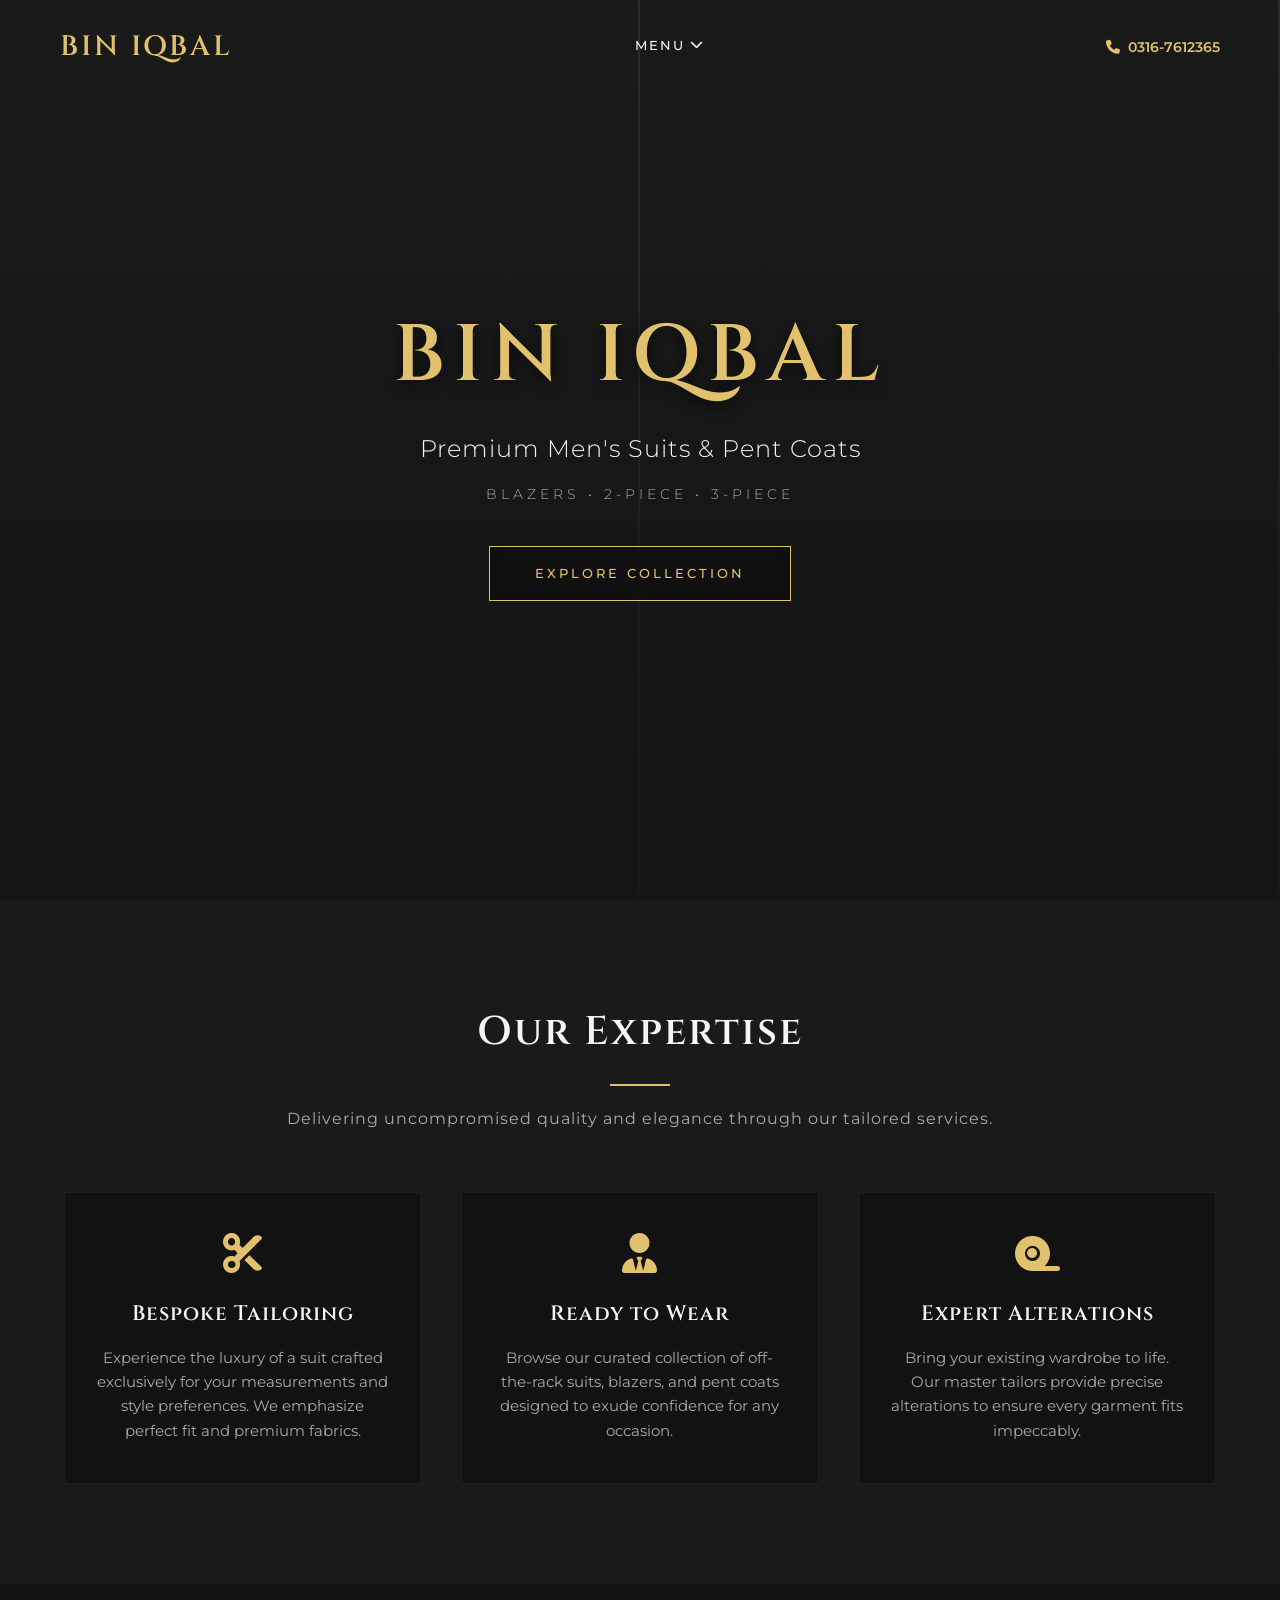
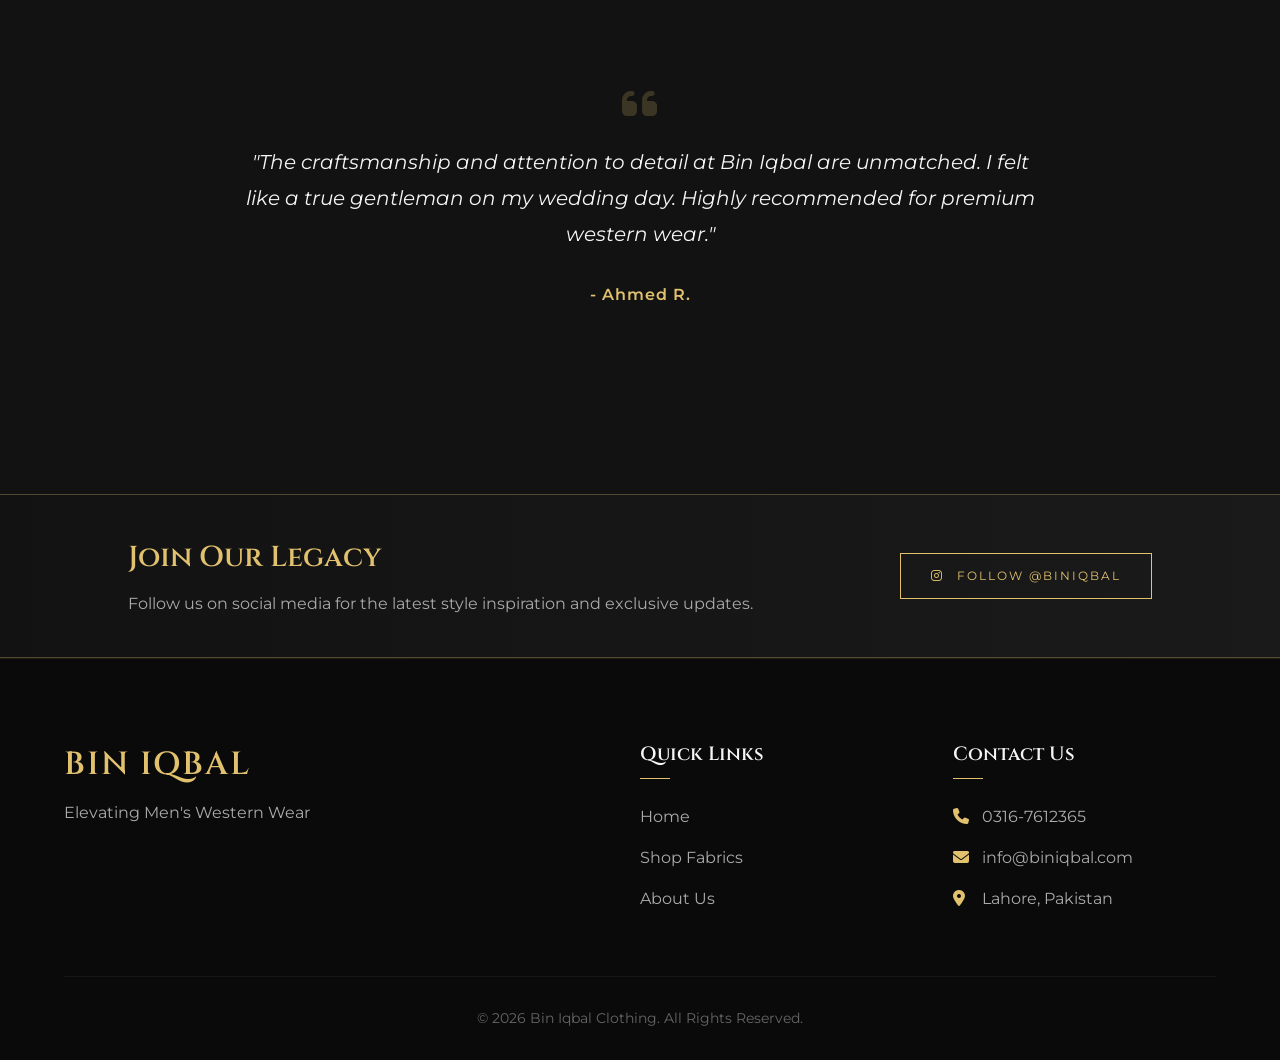
<file: index.html>
<!DOCTYPE html>
<html lang="en">

<head>
    <meta charset="UTF-8">
    <meta name="viewport" content="width=device-width, initial-scale=1.0">
    <title>Bin Iqbal | Premium Men's Suits & Pent Coats</title>
    <meta name="description"
        content="Discover premium men's suits and pent coats at Bin Iqbal. Top-quality 2-piece, 3-piece, and blazers designed for elegance.">
    <link rel="stylesheet" href="styles.css">

    <!-- Google Fonts -->
    <link rel="preconnect" href="https://fonts.googleapis.com">
    <link rel="preconnect" href="https://fonts.gstatic.com" crossorigin>
    <link
        href="https://fonts.googleapis.com/css2?family=Cinzel:wght@400;500;600;700&family=Montserrat:wght@300;400;500;600&display=swap"
        rel="stylesheet">

    <!-- FontAwesome styling for icons -->
    <link rel="stylesheet" href="https://cdnjs.cloudflare.com/ajax/libs/font-awesome/6.4.0/css/all.min.css">
</head>

<body>
    <header class="navbar" id="navbar">
        <div class="logo">BIN IQBAL</div>
        <nav>
            <ul class="nav-menu">
                <li class="dropdown">
                    <a href="#home">Menu <i class="fa-solid fa-chevron-down"></i></a>
                    <div class="dropdown-content">
                        <a href="index.html">Home</a>
                        <a href="collections.html">Collections</a>
                        <a href="about.html">About</a>
                        <a href="contact.html">Contact</a>
                    </div>
                </li>
            </ul>
        </nav>
        <div class="contact-info">
            <a href="tel:03167612365"><i class="fa-solid fa-phone"></i> 0316-7612365</a>
        </div>
        <div class="mobile-menu-btn">
            <i class="fa-solid fa-bars"></i>
        </div>
    </header>

    <section id="home" class="hero">
        <div class="scrolling-wrapper">
            <div class="scrolling-track">
                <!-- Set 1 -->
                <div class="scroll-img"
                    style="background-image: url('https://images.unsplash.com/photo-1593030103066-0093718efeb9?w=400&q=50');">
                </div>
                <div class="scroll-img"
                    style="background-image: url('https://images.unsplash.com/photo-1594938298603-c8148c4dae35?w=400&q=50');">
                </div>
                <!-- Set 2 (for seamless loop) -->
                <div class="scroll-img"
                    style="background-image: url('https://images.unsplash.com/photo-1593030103066-0093718efeb9?w=400&q=50');">
                </div>
                <div class="scroll-img"
                    style="background-image: url('https://images.unsplash.com/photo-1594938298603-c8148c4dae35?w=400&q=50');">
                </div>
            </div>
            <div class="hero-overlay"></div>
        </div>
        <div class="hero-content">
            <h1 class="fade-in-up">BIN IQBAL</h1>
            <p class="fade-in-up delay-1">Premium Men's Suits & Pent Coats</p>
            <p class="sub-text fade-in-up delay-2">Blazers • 2-Piece • 3-Piece</p>
            <a href="#collections" class="cta-button fade-in-up delay-3">Explore Collection</a>
        </div>
    </section>

    <!-- Services Section -->
    <section id="services" class="section bg-alt">
        <div class="container reveal">
            <div class="section-title">
                <h2>Our Expertise</h2>
                <div class="divider"></div>
                <p>Delivering uncompromised quality and elegance through our tailored services.</p>
            </div>
            
            <div class="services-grid">
                <div class="service-card">
                    <i class="fa-solid fa-scissors service-icon"></i>
                    <h3>Bespoke Tailoring</h3>
                    <p>Experience the luxury of a suit crafted exclusively for your measurements and style preferences. We emphasize perfect fit and premium fabrics.</p>
                </div>
                <div class="service-card">
                    <i class="fa-solid fa-user-tie service-icon"></i>
                    <h3>Ready to Wear</h3>
                    <p>Browse our curated collection of off-the-rack suits, blazers, and pent coats designed to exude confidence for any occasion.</p>
                </div>
                <div class="service-card">
                    <i class="fa-solid fa-tape service-icon"></i>
                    <h3>Expert Alterations</h3>
                    <p>Bring your existing wardrobe to life. Our master tailors provide precise alterations to ensure every garment fits impeccably.</p>
                </div>
            </div>
        </div>
    </section>

    <!-- Testimonials Section -->
    <section class="testimonials-section">
        <div class="container reveal">
            <i class="fa-solid fa-quote-left quote-icon"></i>
            <div class="testimonial-container">
                <div class="testimonial-slide active">
                    <p class="testimonial-text">"The craftsmanship and attention to detail at Bin Iqbal are unmatched. I felt like a true gentleman on my wedding day. Highly recommended for premium western wear."</p>
                    <p class="testimonial-author">- Ahmed R.</p>
                </div>
                <div class="testimonial-slide">
                    <p class="testimonial-text">"I have bought three suits from them, and each time the fitting has been perfect. The fabrics look rich, and the stitching is absolutely flawless!"</p>
                    <p class="testimonial-author">- Salman K.</p>
                </div>
                <div class="testimonial-slide">
                    <p class="testimonial-text">"Their premium blazers are my go-to for corporate meetings. You really get what you pay for — elegance, comfort, and undeniable style."</p>
                    <p class="testimonial-author">- Usama T.</p>
                </div>
            </div>
        </div>
    </section>

    <!-- Instagram / Follow Us Banner -->
    <div class="insta-banner reveal">
        <div class="insta-text">
            <h3>Join Our Legacy</h3>
            <p>Follow us on social media for the latest style inspiration and exclusive updates.</p>
        </div>
        <a href="#" class="insta-btn"><i class="fa-brands fa-instagram" style="margin-right: 8px;"></i> Follow @BinIqbal</a>
    </div>

    <footer id="contact">
        <div class="footer-container">
            <div class="footer-brand">
                <h2>BIN IQBAL</h2>
                <p>Elevating Men's Western Wear</p>
            </div>

            <div class="footer-links">
                <h3>Quick Links</h3>
                <ul>
                    <li><a href="index.html">Home</a></li>
                    <li><a href="collections.html">Shop Fabrics</a></li>
                    <li><a href="about.html">About Us</a></li>
                </ul>
            </div>

            <div class="footer-contact">
                <h3>Contact Us</h3>
                <ul>
                    <li><i class="fa-solid fa-phone"></i> 0316-7612365</li>
                    <li><i class="fa-solid fa-envelope"></i> info@biniqbal.com</li>
                    <li><i class="fa-solid fa-location-dot"></i> Lahore, Pakistan</li>
                </ul>
            </div>
        </div>
        <div class="footer-bottom">
            <p>&copy; 2026 Bin Iqbal Clothing. All Rights Reserved.</p>
        </div>
    </footer>

    <!-- Product Modal -->
    <div id="productModal" class="modal">
        <div class="modal-content">
            <span class="close-btn">&times;</span>
            <h2 id="modal-title">Collection</h2>
            <div class="divider"></div>
            <p id="modal-desc">Explore our premium shades</p>

            <div class="color-variants" id="color-variants">
                <!-- Color items injected via JS -->
            </div>
        </div>
    </div>

    <script src="script.js"></script>
</body>

</html>
</file>
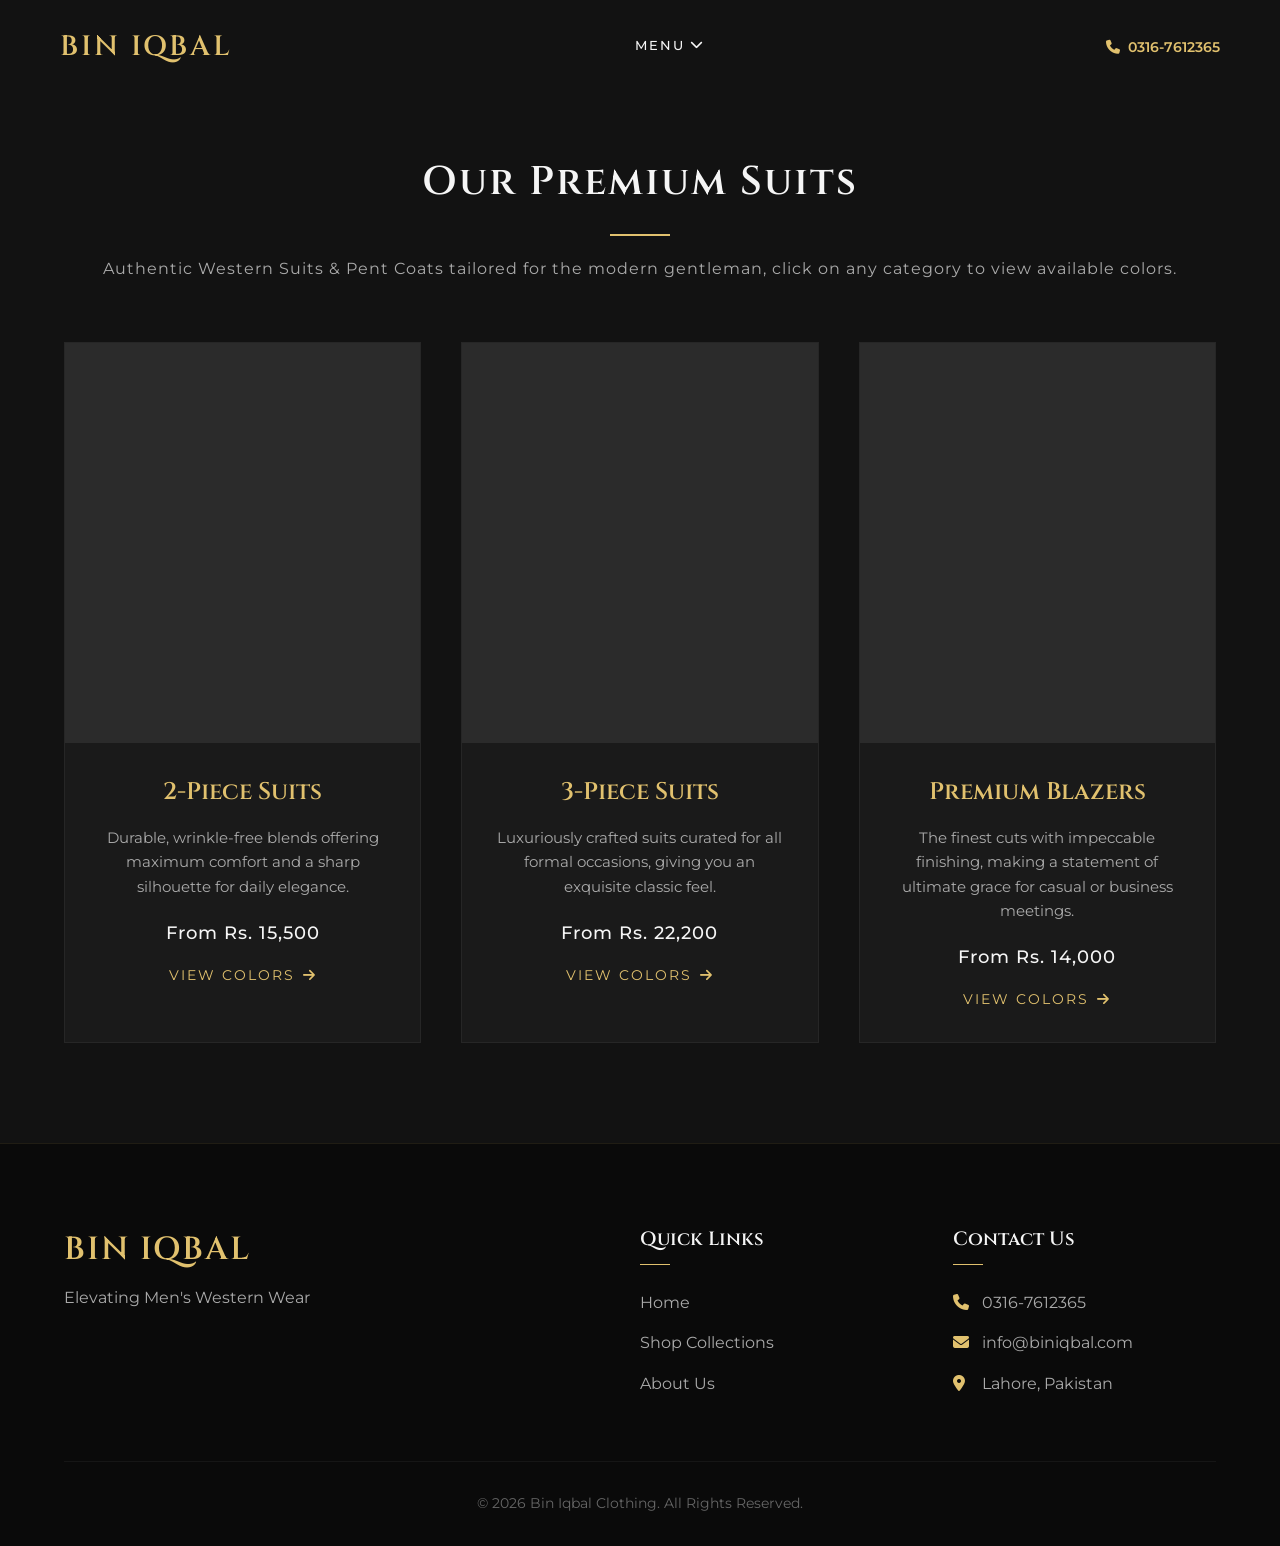
<file: collections.html>
<!DOCTYPE html>
<html lang="en">

<head>
    <meta charset="UTF-8">
    <meta name="viewport" content="width=device-width, initial-scale=1.0">
    <title>Collections - Bin Iqbal | Premium Suits</title>
    <link rel="stylesheet" href="styles.css">

    <!-- Google Fonts -->
    <link rel="preconnect" href="https://fonts.googleapis.com">
    <link rel="preconnect" href="https://fonts.gstatic.com" crossorigin>
    <link
        href="https://fonts.googleapis.com/css2?family=Cinzel:wght@400;500;600;700&family=Montserrat:wght@300;400;500;600&display=swap"
        rel="stylesheet">

    <!-- FontAwesome styling for icons -->
    <link rel="stylesheet" href="https://cdnjs.cloudflare.com/ajax/libs/font-awesome/6.4.0/css/all.min.css">
</head>

<body>
    <header class="navbar scrolled" id="navbar">
        <div class="logo">BIN IQBAL</div>
        <nav>
            <ul class="nav-menu">
                <li class="dropdown">
                    <a href="#">Menu <i class="fa-solid fa-chevron-down"></i></a>
                    <div class="dropdown-content">
                        <a href="index.html">Home</a>
                        <a href="collections.html">Collections</a>
                        <a href="about.html">About</a>
                        <a href="contact.html">Contact</a>
                    </div>
                </li>
            </ul>
        </nav>
        <div class="contact-info">
            <a href="tel:03167612365"><i class="fa-solid fa-phone"></i> 0316-7612365</a>
        </div>
        <div class="mobile-menu-btn">
            <i class="fa-solid fa-bars"></i>
        </div>
    </header>

    <!-- Added top padding since navbar is fixed -->
    <section id="collections" class="section" style="padding-top: 150px;">
        <div class="container">
            <div class="section-title reveal">
                <h2>Our Premium Suits</h2>
                <div class="divider"></div>
                <p>Authentic Western Suits & Pent Coats tailored for the modern gentleman, click on any category to view
                    available colors.</p>
            </div>

            <div class="grid">
                <div class="card reveal open-modalBtn" data-category="two-piece">
                    <div class="card-image img-1"></div>
                    <div class="card-content">
                        <h3>2-Piece Suits</h3>
                        <p>Durable, wrinkle-free blends offering maximum comfort and a sharp silhouette for daily
                            elegance.</p>
                        <span class="price">From Rs. 15,500</span>
                        <div class="view-more">View Colors <i class="fa-solid fa-arrow-right"></i></div>
                    </div>
                </div>

                <div class="card reveal delay-1 open-modalBtn" data-category="three-piece">
                    <div class="card-image img-2"></div>
                    <div class="card-content">
                        <h3>3-Piece Suits</h3>
                        <p>Luxuriously crafted suits curated for all formal occasions, giving you an exquisite classic
                            feel.</p>
                        <span class="price">From Rs. 22,200</span>
                        <div class="view-more">View Colors <i class="fa-solid fa-arrow-right"></i></div>
                    </div>
                </div>

                <div class="card reveal delay-2 open-modalBtn" data-category="blazers">
                    <div class="card-image img-3"></div>
                    <div class="card-content">
                        <h3>Premium Blazers</h3>
                        <p>The finest cuts with impeccable finishing, making a statement of ultimate grace for casual or
                            business meetings.</p>
                        <span class="price">From Rs. 14,000</span>
                        <div class="view-more">View Colors <i class="fa-solid fa-arrow-right"></i></div>
                    </div>
                </div>
            </div>
        </div>
    </section>

    <footer id="contact">
        <div class="footer-container">
            <div class="footer-brand">
                <h2>BIN IQBAL</h2>
                <p>Elevating Men's Western Wear</p>
            </div>

            <div class="footer-links">
                <h3>Quick Links</h3>
                <ul>
                    <li><a href="index.html">Home</a></li>
                    <li><a href="collections.html">Shop Collections</a></li>
                    <li><a href="about.html">About Us</a></li>
                </ul>
            </div>

            <div class="footer-contact">
                <h3>Contact Us</h3>
                <ul>
                    <li><i class="fa-solid fa-phone"></i> 0316-7612365</li>
                    <li><i class="fa-solid fa-envelope"></i> info@biniqbal.com</li>
                    <li><i class="fa-solid fa-location-dot"></i> Lahore, Pakistan</li>
                </ul>
            </div>
        </div>
        <div class="footer-bottom">
            <p>&copy; 2026 Bin Iqbal Clothing. All Rights Reserved.</p>
        </div>
    </footer>

    <!-- Product Modal / Order Form -->
    <div id="productModal" class="modal">
        <div class="modal-content">
            <span class="close-btn">&times;</span>

            <!-- Step 1: Browse Colors -->
            <div id="step-colors">
                <h2 id="modal-title">Collection</h2>
                <div class="divider"></div>
                <p id="modal-desc">Explore our premium shades</p>
                <div class="color-variants" id="color-variants">
                    <!-- Color items injected via JS -->
                </div>
            </div>

            <!-- Step 2: Order Details (Hidden Initially) -->
            <div id="step-checkout" style="display: none; text-align: left;">
                <button id="back-to-colors" class="buy-btn" style="margin-bottom: 20px;"><i
                        class="fa-solid fa-arrow-left"></i> Back to Colors</button>
                <h2>Complete Your Order</h2>
                <div class="divider" style="margin-left: 0;"></div>
                <p style="color: var(--text-muted); margin-bottom: 25px;">You selected: <strong id="selected-product"
                        style="color: var(--accent);"></strong></p>

                <form id="order-form" class="checkout-form">
                    <div class="form-group">
                        <label for="fullName">Full Name</label>
                        <input type="text" id="fullName" required placeholder="John Doe">
                    </div>
                    <div class="form-group">
                        <label for="phone">Phone Number</label>
                        <input type="tel" id="phone" required placeholder="03XXXXXXXXX">
                    </div>
                    <div class="form-group">
                        <label for="address">Complete Address</label>
                        <textarea id="address" rows="3" required placeholder="House #, Street, Block, Area"></textarea>
                    </div>
                    <div class="form-row">
                        <div class="form-group">
                            <label for="city">City</label>
                            <input type="text" id="city" required placeholder="e.g. Lahore">
                        </div>
                        <div class="form-group">
                            <label for="country">Country</label>
                            <input type="text" id="country" value="Pakistan" readonly>
                        </div>
                    </div>
                    <button type="submit" class="cta-button" style="width: 100%; margin-top: 15px;">Confirm Order (Cash
                        on Delivery)</button>
                </form>
            </div>

        </div>
    </div>

    <script src="script.js"></script>
</body>

</html>
</file>
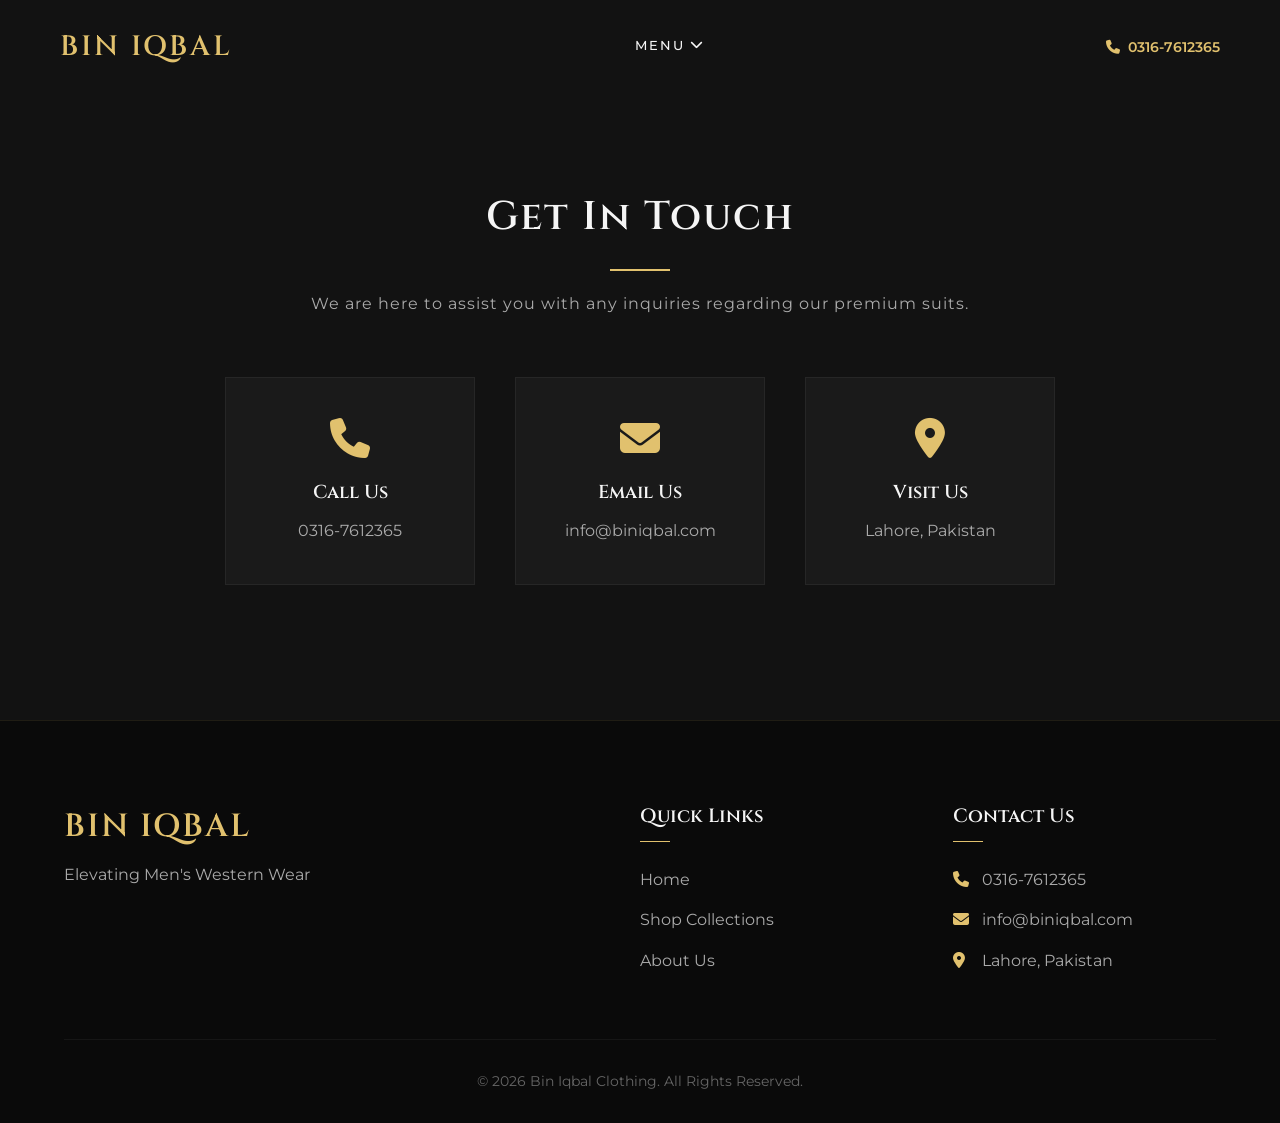
<file: contact.html>
<!DOCTYPE html>
<html lang="en">

<head>
    <meta charset="UTF-8">
    <meta name="viewport" content="width=device-width, initial-scale=1.0">
    <title>Contact Us - Bin Iqbal | Premium Suits</title>
    <link rel="stylesheet" href="styles.css">

    <!-- Google Fonts -->
    <link rel="preconnect" href="https://fonts.googleapis.com">
    <link rel="preconnect" href="https://fonts.gstatic.com" crossorigin>
    <link
        href="https://fonts.googleapis.com/css2?family=Cinzel:wght@400;500;600;700&family=Montserrat:wght@300;400;500;600&display=swap"
        rel="stylesheet">

    <!-- FontAwesome styling for icons -->
    <link rel="stylesheet" href="https://cdnjs.cloudflare.com/ajax/libs/font-awesome/6.4.0/css/all.min.css">
</head>

<body>
    <header class="navbar scrolled" id="navbar">
        <div class="logo">BIN IQBAL</div>
        <nav>
            <ul class="nav-menu">
                <li class="dropdown">
                    <a href="#">Menu <i class="fa-solid fa-chevron-down"></i></a>
                    <div class="dropdown-content">
                        <a href="index.html">Home</a>
                        <a href="collections.html">Collections</a>
                        <a href="about.html">About</a>
                        <a href="contact.html">Contact</a>
                    </div>
                </li>
            </ul>
        </nav>
        <div class="contact-info">
            <a href="tel:03167612365"><i class="fa-solid fa-phone"></i> 0316-7612365</a>
        </div>
        <div class="mobile-menu-btn">
            <i class="fa-solid fa-bars"></i>
        </div>
    </header>

    <section id="contact-page" class="section"
        style="padding-top: 150px; min-height: 80vh; display: flex; align-items: center; justify-content: center; text-align: center;">
        <div class="container reveal">
            <div class="section-title">
                <h2>Get In Touch</h2>
                <div class="divider"></div>
                <p>We are here to assist you with any inquiries regarding our premium suits.</p>
            </div>

            <div style="display: flex; gap: 40px; justify-content: center; flex-wrap: wrap; margin-top: 40px;">
                <div class="card" style="padding: 40px; min-width: 250px;">
                    <i class="fa-solid fa-phone"
                        style="font-size: 40px; color: var(--accent); margin-bottom: 20px;"></i>
                    <h3>Call Us</h3>
                    <p style="margin-top: 10px; color: var(--text-muted);">0316-7612365</p>
                </div>

                <div class="card" style="padding: 40px; min-width: 250px;">
                    <i class="fa-solid fa-envelope"
                        style="font-size: 40px; color: var(--accent); margin-bottom: 20px;"></i>
                    <h3>Email Us</h3>
                    <p style="margin-top: 10px; color: var(--text-muted);">info@biniqbal.com</p>
                </div>

                <div class="card" style="padding: 40px; min-width: 250px;">
                    <i class="fa-solid fa-location-dot"
                        style="font-size: 40px; color: var(--accent); margin-bottom: 20px;"></i>
                    <h3>Visit Us</h3>
                    <p style="margin-top: 10px; color: var(--text-muted);">Lahore, Pakistan</p>
                </div>
            </div>
        </div>
    </section>

    <footer id="contact">
        <div class="footer-container">
            <div class="footer-brand">
                <h2>BIN IQBAL</h2>
                <p>Elevating Men's Western Wear</p>
            </div>

            <div class="footer-links">
                <h3>Quick Links</h3>
                <ul>
                    <li><a href="index.html">Home</a></li>
                    <li><a href="collections.html">Shop Collections</a></li>
                    <li><a href="about.html">About Us</a></li>
                </ul>
            </div>

            <div class="footer-contact">
                <h3>Contact Us</h3>
                <ul>
                    <li><i class="fa-solid fa-phone"></i> 0316-7612365</li>
                    <li><i class="fa-solid fa-envelope"></i> info@biniqbal.com</li>
                    <li><i class="fa-solid fa-location-dot"></i> Lahore, Pakistan</li>
                </ul>
            </div>
        </div>
        <div class="footer-bottom">
            <p>&copy; 2026 Bin Iqbal Clothing. All Rights Reserved.</p>
        </div>
    </footer>

    <script src="script.js"></script>
</body>

</html>
</file>
<file: styles.css>
/* --- CSS Variables --- */
:root {
    --primary: #121212;
    --secondary: #1a1a1a;
    --accent: #E1C16E;
    /* Premium Gold */
    --accent-hover: #b59b56;
    --text-main: #f5f5f5;
    --text-muted: #aaaaaa;
    --border-color: rgba(225, 193, 110, 0.3);
    --font-heading: 'Cinzel', serif;
    --font-body: 'Montserrat', sans-serif;
}

/* --- Global Resets --- */
* {
    margin: 0;
    padding: 0;
    box-sizing: border-box;
    scroll-behavior: smooth;
}

body {
    font-family: var(--font-body);
    background-color: var(--primary);
    color: var(--text-main);
    overflow-x: hidden;
    line-height: 1.6;
}

h1,
h2,
h3,
h4,
h5,
h6,
.logo {
    font-family: var(--font-heading);
    font-weight: 600;
}

a {
    text-decoration: none;
    color: inherit;
}

li {
    list-style: none;
}

/* --- Navbar / Header --- */
.navbar {
    position: fixed;
    top: 0;
    width: 100%;
    display: flex;
    justify-content: space-between;
    align-items: center;
    padding: 25px 60px;
    z-index: 1000;
    transition: all 0.4s ease;
    background: transparent;
}

.navbar.scrolled {
    background: rgba(18, 18, 18, 0.85);
    backdrop-filter: blur(12px);
    padding: 15px 60px;
    border-bottom: 1px solid var(--border-color);
}

.logo {
    font-size: 28px;
    color: var(--accent);
    letter-spacing: 3px;
    text-transform: uppercase;
}

.nav-menu {
    display: flex;
    gap: 40px;
    list-style: none;
}

.nav-menu>li>a {
    font-size: 13px;
    text-transform: uppercase;
    letter-spacing: 2px;
    font-weight: 500;
    position: relative;
    padding-bottom: 5px;
    transition: color 0.3s;
    cursor: pointer;
    display: flex;
    align-items: center;
    gap: 5px;
}

.dropdown {
    position: relative;
}

.dropdown-content {
    display: none;
    position: absolute;
    top: 100%;
    left: 50%;
    transform: translateX(-50%);
    background-color: var(--secondary);
    min-width: 180px;
    box-shadow: 0px 8px 16px 0px rgba(0, 0, 0, 0.8);
    border: 1px solid var(--border-color);
    z-index: 100;
    border-radius: 4px;
}

.dropdown:hover .dropdown-content {
    display: block;
    animation: fadeIn 0.3s forwards;
}

@keyframes fadeIn {
    from {
        opacity: 0;
        transform: translate(-50%, -10px);
    }

    to {
        opacity: 1;
        transform: translate(-50%, 0);
    }
}

.dropdown-content a {
    color: var(--text-main);
    padding: 12px 16px;
    text-decoration: none;
    display: block;
    font-size: 12px;
    text-transform: uppercase;
    letter-spacing: 2px;
    text-align: center;
    transition: background-color 0.3s, color 0.3s;
    border-bottom: 1px solid rgba(255, 255, 255, 0.05);
}

.dropdown-content a:last-child {
    border-bottom: none;
}

.dropdown-content a:hover {
    background-color: rgba(225, 193, 110, 0.1);
    color: var(--accent);
}

.nav-menu>li>a::after {
    content: '';
    position: absolute;
    width: 0;
    height: 1px;
    bottom: 0;
    left: 50%;
    transform: translateX(-50%);
    background-color: var(--accent);
    transition: width 0.3s ease;
}

.nav-menu>li>a:hover {
    color: var(--accent);
}

.nav-menu>li>a:hover::after {
    width: 100%;
}

.contact-info a {
    font-size: 14px;
    font-weight: 600;
    color: var(--accent);
    display: flex;
    align-items: center;
    gap: 8px;
    transition: opacity 0.3s;
}

.contact-info a:hover {
    opacity: 0.8;
}

.mobile-menu-btn {
    display: none;
    font-size: 24px;
    color: var(--accent);
    cursor: pointer;
}

/* --- Hero Section --- */
.hero {
    height: 100vh;
    width: 100%;
    position: relative;
    display: flex;
    justify-content: center;
    align-items: center;
    text-align: center;
    overflow: hidden;
}

.scrolling-wrapper {
    position: absolute;
    top: 0;
    left: 0;
    width: 100%;
    height: 100%;
    z-index: -2;
    overflow: hidden;
    background-color: #1a1a1a;
}

.scrolling-track {
    display: flex;
    width: 200%;
    /* Enough width to hold the doubled items */
    height: 100%;
    animation: scrollInfinitely 30s linear infinite;
}

.scroll-img {
    flex: 1;
    height: 100%;
    background-size: cover;
    background-position: center;
    background-repeat: no-repeat;
    background-color: #2b2b2b;
    /* Fallback color if image loads slow */
    border-right: 2px solid rgba(225, 193, 110, 0.2);
}

.hero-overlay {
    position: absolute;
    top: 0;
    left: 0;
    width: 100%;
    height: 100%;
    background: linear-gradient(to right, rgba(18, 18, 18, 0.95) 0%, rgba(18, 18, 18, 0.6) 50%, rgba(18, 18, 18, 0.95) 100%);
    z-index: -1;
}

@keyframes scrollInfinitely {
    0% {
        transform: translateX(0);
    }

    100% {
        transform: translateX(-50%);
    }
}

.hero::after {
    content: '';
    position: absolute;
    top: 0;
    left: 0;
    width: 100%;
    height: 100%;
    background: linear-gradient(to bottom, rgba(0, 0, 0, 0.4) 0%, rgba(18, 18, 18, 0.9) 100%);
    z-index: -1;
}

.hero-content {
    z-index: 10;
    max-width: 800px;
    padding: 0 20px;
}

.hero-content h1 {
    font-size: 5rem;
    letter-spacing: 8px;
    margin-bottom: 10px;
    color: var(--accent);
    text-shadow: 0px 4px 15px rgba(0, 0, 0, 0.6);
}

.hero-content p {
    font-size: 1.5rem;
    font-weight: 300;
    margin-bottom: 15px;
    letter-spacing: 1px;
}

.hero-content .sub-text {
    font-size: 0.9rem;
    letter-spacing: 4px;
    color: var(--text-muted);
    margin-bottom: 40px;
    text-transform: uppercase;
}

.cta-button {
    display: inline-block;
    padding: 16px 45px;
    border: 1px solid var(--accent);
    background: rgba(0, 0, 0, 0.3);
    backdrop-filter: blur(5px);
    color: var(--accent);
    font-size: 13px;
    text-transform: uppercase;
    letter-spacing: 3px;
    font-weight: 500;
    transition: all 0.4s ease;
    cursor: pointer;
    position: relative;
    overflow: hidden;
    z-index: 1;
}

.cta-button::before {
    content: '';
    position: absolute;
    top: 0;
    left: 0;
    height: 100%;
    width: 0;
    background: var(--accent);
    z-index: -1;
    transition: width 0.4s ease;
}

.cta-button:hover {
    color: var(--primary);
}

.cta-button:hover::before {
    width: 100%;
}

/* --- Sections General --- */
.section {
    padding: 100px 5%;
}

.bg-alt {
    background-color: var(--secondary);
}

.container {
    max-width: 1200px;
    margin: 0 auto;
}

.section-title {
    text-align: center;
    margin-bottom: 60px;
}

.section-title h2 {
    font-size: 2.5rem;
    color: var(--text-main);
    letter-spacing: 2px;
}

.divider {
    width: 60px;
    height: 2px;
    background-color: var(--accent);
    margin: 20px auto;
}

.section-title p {
    color: var(--text-muted);
    font-size: 1rem;
    letter-spacing: 1px;
}

/* --- Collections Grid --- */
.grid {
    display: grid;
    grid-template-columns: repeat(auto-fit, minmax(320px, 1fr));
    gap: 40px;
}

.card {
    background: var(--secondary);
    border: 1px solid rgba(255, 255, 255, 0.05);
    transition: transform 0.4s ease, border-color 0.4s ease;
    overflow: hidden;
    cursor: pointer;
}

.card:hover {
    transform: translateY(-10px);
    border-color: var(--border-color);
}

.card-image {
    height: 400px;
    background-size: cover;
    background-position: center;
}

/* Specific Card BG Images with fast-loading params and fallback colors */
.img-1 {
    background-color: #2b2b2b;
    background-image: url('https://images.unsplash.com/photo-1594938298603-c8148c4dae35?q=50&w=400&auto=format&fit=crop');
}

.img-2 {
    background-color: #2b2b2b;
    background-image: url('https://images.unsplash.com/photo-1593030103066-0093718efeb9?q=50&w=400&auto=format&fit=crop');
}

.img-3 {
    background-color: #2b2b2b;
    background-image: url('https://images.unsplash.com/photo-1601618361546-f9d2d78d2b70?q=50&w=400&auto=format&fit=crop');
}

.card-content {
    padding: 30px;
    text-align: center;
    position: relative;
}

.card-content h3 {
    font-size: 1.5rem;
    margin-bottom: 15px;
    color: var(--accent);
}

.card-content p {
    color: var(--text-muted);
    font-size: 0.95rem;
    margin-bottom: 20px;
}

.card-content .price {
    display: block;
    font-size: 1.1rem;
    font-weight: 500;
    color: var(--text-main);
    letter-spacing: 1px;
    margin-bottom: 15px;
}

.view-more {
    font-size: 0.85rem;
    text-transform: uppercase;
    color: var(--accent);
    letter-spacing: 2px;
    display: inline-flex;
    align-items: center;
    gap: 8px;
    transition: gap 0.3s;
}

.card:hover .view-more {
    gap: 15px;
}

/* --- Modal Styles --- */
.modal {
    display: none;
    position: fixed;
    top: 0;
    left: 0;
    width: 100%;
    height: 100%;
    background-color: rgba(0, 0, 0, 0.85);
    z-index: 2000;
    justify-content: center;
    align-items: center;
    backdrop-filter: blur(8px);
    opacity: 0;
    transition: opacity 0.3s ease;
}

.modal.show {
    display: flex;
    opacity: 1;
}

.modal-content {
    background-color: var(--secondary);
    border: 1px solid var(--border-color);
    padding: 50px;
    border-radius: 4px;
    width: 90%;
    max-width: 900px;
    position: relative;
    text-align: center;
    max-height: 90vh;
    overflow-y: auto;
    transform: scale(0.9);
    transition: transform 0.3s ease;
}

.modal.show .modal-content {
    transform: scale(1);
}

.close-btn {
    position: absolute;
    top: 15px;
    right: 25px;
    font-size: 35px;
    color: var(--text-muted);
    cursor: pointer;
    transition: color 0.3s;
    line-height: 1;
}

.close-btn:hover {
    color: var(--accent);
}

.color-variants {
    display: grid;
    grid-template-columns: repeat(auto-fit, minmax(200px, 1fr));
    gap: 30px;
    margin-top: 40px;
}

.color-item {
    background: var(--primary);
    padding: 20px 20px 30px;
    border-radius: 4px;
    border: 1px solid rgba(255, 255, 255, 0.05);
    transition: transform 0.3s, border-color 0.3s;
    position: relative;
    overflow: hidden;
}

.color-item:hover {
    transform: translateY(-8px);
    border-color: var(--accent);
}

.color-img {
    width: 100%;
    height: 150px;
    background-size: cover;
    background-position: top center;
    border-radius: 4px;
    margin-bottom: 20px;
    box-shadow: 0 4px 15px rgba(0, 0, 0, 0.4);
}

.color-swatch-small {
    width: 25px;
    height: 25px;
    border-radius: 50%;
    position: absolute;
    top: 30px;
    right: 30px;
    box-shadow: 0 2px 10px rgba(0, 0, 0, 0.5);
    border: 2px solid var(--secondary);
}

.color-swatch-small::after {
    content: '';
    position: absolute;
    top: -4px;
    left: -4px;
    right: -4px;
    bottom: -4px;
    border-radius: 50%;
    border: 1px solid var(--border-color);
    opacity: 0;
    transition: opacity 0.3s;
}

.color-item:hover .color-swatch-small::after {
    opacity: 1;
}

.color-item p {
    font-weight: 500;
    margin-bottom: 15px;
    letter-spacing: 1px;
    font-size: 14px;
}

.buy-btn {
    padding: 10px 25px;
    background: transparent;
    border: 1px solid var(--accent);
    color: var(--accent);
    cursor: pointer;
    font-size: 11px;
    text-transform: uppercase;
    letter-spacing: 1px;
    transition: all 0.3s;
}

.buy-btn:hover {
    background: var(--accent);
    color: var(--primary);
}


/* --- About Section (Split Layout) --- */
.layout-split {
    display: flex;
    align-items: center;
    gap: 60px;
}

.text-content {
    flex: 1;
}

.text-content p {
    margin-bottom: 20px;
    color: var(--text-muted);
    font-size: 1.05rem;
    line-height: 1.8;
}

.text-content strong {
    color: var(--accent);
}

.image-content {
    flex: 1;
    position: relative;
}

.image-content img {
    width: 100%;
    height: auto;
    object-fit: cover;
    box-shadow: -20px 20px 0px 0px var(--border-color);
}

/* --- Footer --- */
footer {
    background-color: #0a0a0a;
    padding: 80px 5% 30px;
    border-top: 1px solid rgba(225, 193, 110, 0.1);
}

.footer-container {
    max-width: 1200px;
    margin: 0 auto;
    display: grid;
    grid-template-columns: 2fr 1fr 1fr;
    gap: 50px;
    margin-bottom: 50px;
}

.footer-brand h2 {
    font-size: 2rem;
    color: var(--accent);
    margin-bottom: 10px;
    letter-spacing: 2px;
}

.footer-brand p {
    color: var(--text-muted);
}

.footer-links h3,
.footer-contact h3 {
    font-size: 1.2rem;
    margin-bottom: 25px;
    position: relative;
    padding-bottom: 10px;
}

.footer-links h3::after,
.footer-contact h3::after {
    content: '';
    position: absolute;
    left: 0;
    bottom: 0;
    width: 30px;
    height: 1px;
    background-color: var(--accent);
}

.footer-links ul li,
.footer-contact ul li {
    margin-bottom: 15px;
    color: var(--text-muted);
}

.footer-links ul li a {
    transition: color 0.3s;
}

.footer-links ul li a:hover {
    color: var(--accent);
}

.footer-contact ul li i {
    width: 25px;
    color: var(--accent);
}

.footer-bottom {
    text-align: center;
    padding-top: 30px;
    border-top: 1px solid rgba(255, 255, 255, 0.05);
    color: #666;
    font-size: 0.9rem;
}

/* --- Initial State Animations --- */
.fade-in-up {
    opacity: 0;
    transform: translateY(30px);
    animation: fadeInUp 1s forwards cubic-bezier(0.2, 0.8, 0.2, 1);
}

.hero-content .delay-1 {
    animation-delay: 0.2s;
}

.hero-content .delay-2 {
    animation-delay: 0.4s;
}

.hero-content .delay-3 {
    animation-delay: 0.6s;
}

@keyframes fadeInUp {
    to {
        opacity: 1;
        transform: translateY(0);
    }
}

/* Scroll Revel Classes */
.reveal {
    opacity: 0;
    transform: translateY(50px);
    transition: all 0.8s ease-out;
}

.reveal.active {
    opacity: 1;
    transform: translateY(0);
}

/* --- Responsive --- */
@media screen and (max-width: 900px) {
    .navbar {
        padding: 20px 30px;
    }

    .navbar nav ul,
    .contact-info {
        display: none;
    }

    .mobile-menu-btn {
        display: block;
    }

    .hero-content h1 {
        font-size: 3rem;
    }

    .hero-content p {
        font-size: 1.2rem;
    }

    .layout-split {
        flex-direction: column;
    }

    .footer-container {
        grid-template-columns: 1fr;
        gap: 40px;
    }

    .image-content img {
        box-shadow: -10px 10px 0px 0px var(--border-color);
    }

    .modal-content {
        padding: 30px 20px;
    }
}

/* --- Checkout Form Styles --- */
.checkout-form {
    display: flex;
    flex-direction: column;
    gap: 15px;
    max-width: 500px;
    margin: 0 auto;
}

.checkout-form .form-group {
    display: flex;
    flex-direction: column;
    text-align: left;
    gap: 5px;
}

.checkout-form label {
    font-size: 13px;
    color: var(--text-muted);
}

.checkout-form input,
.checkout-form textarea {
    padding: 12px 15px;
    background: #111;
    border: 1px solid rgba(255, 255, 255, 0.1);
    color: var(--text-main);
    border-radius: 4px;
    font-family: inherit;
    font-size: 14px;
    transition: border-color 0.3s;
}

.checkout-form input:focus,
.checkout-form textarea:focus {
    outline: none;
    border-color: var(--accent);
}

.checkout-form .form-row {
    display: flex;
    gap: 15px;
}

.checkout-form .form-row .form-group {
    flex: 1;
}

/* --- Mobile Menu Styles --- */
.mobile-menu-overlay {
    position: fixed;
    top: 0;
    right: -100%;
    width: 300px;
    height: 100vh;
    background-color: var(--secondary);
    z-index: 2000;
    transition: right 0.4s cubic-bezier(0.77, 0, 0.175, 1);
    display: flex;
    flex-direction: column;
    padding: 80px 40px;
    box-shadow: -10px 0 30px rgba(0, 0, 0, 0.8);
    border-left: 1px solid var(--border-color);
}

.mobile-menu-overlay.active {
    right: 0;
}

.close-mobile-btn {
    position: absolute;
    top: 25px;
    right: 30px;
    font-size: 35px;
    color: var(--text-muted);
    cursor: pointer;
    transition: color 0.3s;
    line-height: 1;
}

.close-mobile-btn:hover {
    color: var(--accent);
}

.mobile-nav-links {
    display: flex;
    flex-direction: column;
    gap: 30px;
}

.mobile-nav-links a {
    font-size: 16px;
    text-transform: uppercase;
    letter-spacing: 2px;
    color: var(--text-main);
    transition: color 0.3s;
    font-weight: 500;
}

.mobile-nav-links a:hover {
    color: var(--accent);
}

/* --- New Sections Styles --- */
.services-grid {
    display: grid;
    grid-template-columns: repeat(auto-fit, minmax(280px, 1fr));
    gap: 40px;
    margin-top: 50px;
}

.service-card {
    background: var(--primary);
    padding: 40px 30px;
    text-align: center;
    border: 1px solid rgba(255, 255, 255, 0.05);
    transition: transform 0.4s ease, border-color 0.4s ease;
}

.service-card:hover {
    transform: translateY(-8px);
    border-color: var(--accent);
}

.service-icon {
    font-size: 40px;
    color: var(--accent);
    margin-bottom: 25px;
}

.service-card h3 {
    font-size: 1.3rem;
    margin-bottom: 15px;
    letter-spacing: 1px;
}

.service-card p {
    color: var(--text-muted);
    font-size: 0.95rem;
}

/* Testimonials */
.testimonials-section {
    position: relative;
    overflow: hidden;
    padding: 100px 5%;
    text-align: center;
}

.testimonial-container {
    max-width: 800px;
    margin: 0 auto;
    position: relative;
    height: 250px;
}

.testimonial-slide {
    position: absolute;
    top: 0;
    left: 0;
    width: 100%;
    opacity: 0;
    transform: translateX(50px);
    transition: all 0.6s ease;
    visibility: hidden;
}

.testimonial-slide.active {
    opacity: 1;
    transform: translateX(0);
    visibility: visible;
}

.testimonial-text {
    font-size: 1.25rem;
    font-style: italic;
    color: var(--text-main);
    margin-bottom: 30px;
    line-height: 1.8;
}

.testimonial-author {
    font-size: 1rem;
    color: var(--accent);
    font-weight: 600;
    letter-spacing: 1px;
}

.quote-icon {
    font-size: 40px;
    color: rgba(225, 193, 110, 0.2);
    margin-bottom: 20px;
}

/* Instagram Banner */
.insta-banner {
    display: flex;
    justify-content: space-between;
    align-items: center;
    background: linear-gradient(90deg, #121212, #1a1a1a);
    padding: 40px 10%;
    border-top: 1px solid var(--border-color);
    border-bottom: 1px solid var(--border-color);
}

.insta-text h3 {
    font-size: 1.8rem;
    color: var(--accent);
    margin-bottom: 10px;
}

.insta-text p {
    color: var(--text-muted);
}

.insta-btn {
    padding: 12px 30px;
    border: 1px solid var(--accent);
    color: var(--accent);
    text-transform: uppercase;
    letter-spacing: 2px;
    font-size: 12px;
    transition: all 0.3s;
}

.insta-btn:hover {
    background: var(--accent);
    color: var(--primary);
}

@media screen and (max-width: 768px) {
    .testimonial-container {
        height: 350px;
    }

    .insta-banner {
        flex-direction: column;
        text-align: center;
        gap: 20px;
    }
}
</file>
